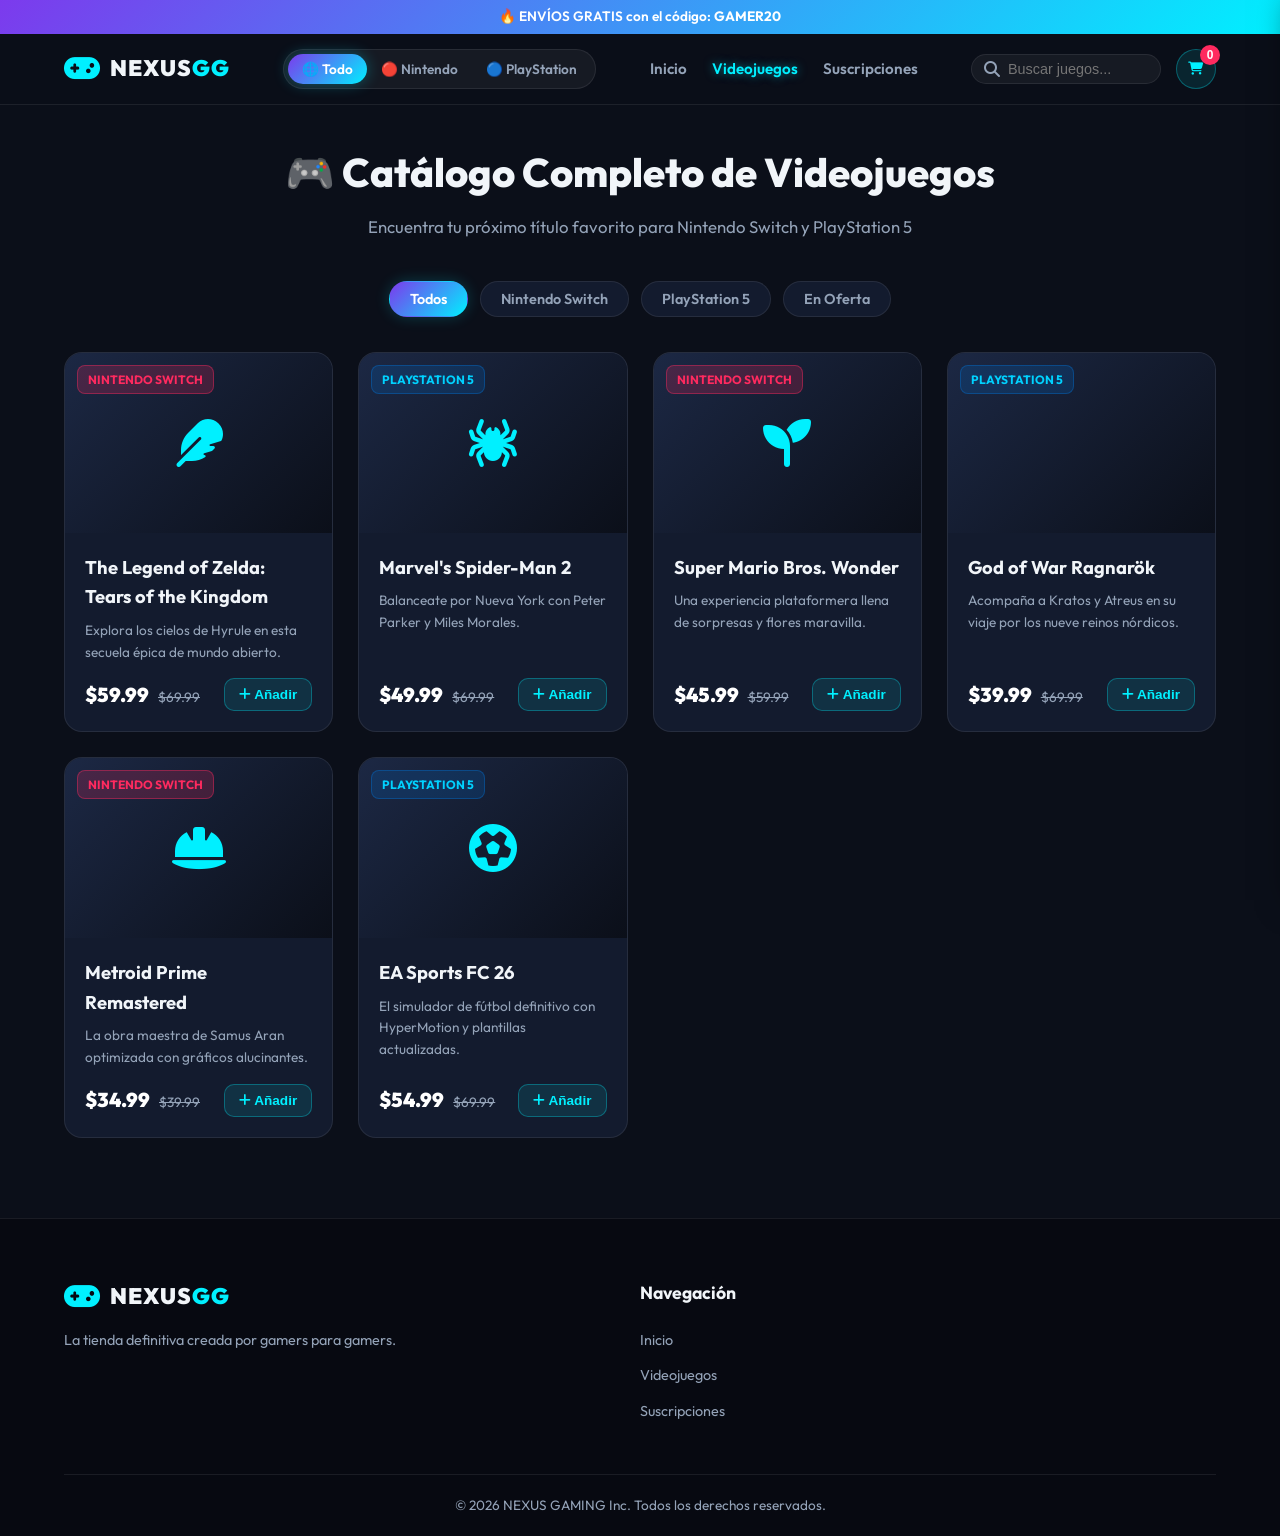
<file: juegos.html>
<!DOCTYPE html>
<html lang="es">

<head>
    <meta charset="UTF-8">
    <meta name="viewport" content="width=device-width, initial-scale=1.0">
    <title>Videojuegos | NEXUS GAMING</title>
    <link rel="stylesheet" href="styles.css">
    <link href="https://fonts.googleapis.com/css2?family=Outfit:wght@400;600;700;900&display=swap" rel="stylesheet">
    <link rel="stylesheet" href="https://cdnjs.cloudflare.com/ajax/libs/font-awesome/6.4.0/css/all.min.css">
</head>

<body data-theme="all">

    <!-- HEADER & NAVBAR -->
    <header class="header">
        <div class="top-announcement">
            <span>🔥 ENVÍOS GRATIS con el código: <strong>GAMER20</strong></span>
        </div>
        <nav class="navbar">
            <div class="logo" onclick="window.location.href='index.html'">
                <i class="fa-solid fa-gamepad logo-icon"></i>
                <span class="logo-text">NEXUS<span>GG</span></span>
            </div>

            <div class="platform-switcher">
                <button class="switch-btn active" data-platform="all">🌐 Todo</button>
                <button class="switch-btn" data-platform="nintendo">🔴 Nintendo</button>
                <button class="switch-btn" data-platform="playstation">🔵 PlayStation</button>
            </div>

            <!-- Menú apuntando correctamente a los archivos -->
            <ul class="nav-links">
                <li><a href="index.html">Inicio</a></li>
                <li><a href="juegos.html" class="active">Videojuegos</a></li>
                <li><a href="suscripciones.html">Suscripciones</a></li>
            </ul>

            <div class="nav-actions">
                <div class="search-box">
                    <i class="fa-solid fa-magnifying-glass"></i>
                    <input type="text" id="search-input" placeholder="Buscar juegos...">
                </div>
                <button class="cart-trigger" id="cart-btn">
                    <i class="fa-solid fa-cart-shopping"></i>
                    <span class="cart-badge" id="cart-count">0</span>
                </button>
            </div>
        </nav>
    </header>

    <main>
        <section class="section" style="padding-top: 140px;">
            <div class="section-header">
                <h2>🎮 Catálogo Completo de Videojuegos</h2>
                <p>Encuentra tu próximo título favorito para Nintendo Switch y PlayStation 5</p>
            </div>

            <!-- Filtros de categoría -->
            <div class="filter-pills" id="filter-pills">
                <button class="pill active" data-filter="all">Todos</button>
                <button class="pill" data-filter="nintendo">Nintendo Switch</button>
                <button class="pill" data-filter="playstation">PlayStation 5</button>
                <button class="pill" data-filter="offer">En Oferta</button>
            </div>

            <!-- Grid de Productos -->
            <div class="product-grid" id="product-grid">
                <!-- Inyectado por app.js -->
            </div>
        </section>
    </main>

    <!-- FOOTER -->
    <footer class="footer">
        <div class="footer-container">
            <div class="footer-col">
                <div class="logo">
                    <i class="fa-solid fa-gamepad logo-icon"></i>
                    <span class="logo-text">NEXUS<span>GG</span></span>
                </div>
                <p>La tienda definitiva creada por gamers para gamers.</p>
            </div>
            <div class="footer-col">
                <h3>Navegación</h3>
                <ul>
                    <li><a href="index.html">Inicio</a></li>
                    <li><a href="juegos.html">Videojuegos</a></li>
                    <li><a href="suscripciones.html">Suscripciones</a></li>
                </ul>
            </div>
        </div>
        <div class="footer-bottom">
            <p>&copy; 2026 NEXUS GAMING Inc. Todos los derechos reservados.</p>
        </div>
    </footer>

    <!-- CARRITO LATERAL -->
    <div class="cart-sidebar" id="cart-sidebar">
        <div class="cart-header">
            <h3><i class="fa-solid fa-cart-shopping"></i> Tu Carrito (<span id="cart-count-sidebar">0</span>)</h3>
            <button class="close-cart" id="close-cart-btn"><i class="fa-solid fa-xmark"></i></button>
        </div>
        <div class="cart-items" id="cart-items-container">
            <p class="empty-cart-msg">Tu carrito está vacío 😢</p>
        </div>
        <div class="cart-footer">
            <div class="coupon-section">
                <input type="text" id="coupon-input" placeholder="Cupón (ej. GAMER20)">
                <button id="apply-coupon-btn">Aplicar</button>
            </div>
            <div class="cart-total-row">
                <span>Total:</span>
                <span id="cart-total-price">$0.00</span>
            </div>
            <button class="checkout-btn" id="checkout-btn">Proceder al Pago</button>
        </div>
    </div>
    <div class="overlay" id="overlay"></div>

    <script src="app.js"></script>
</body>

</html>
</file>
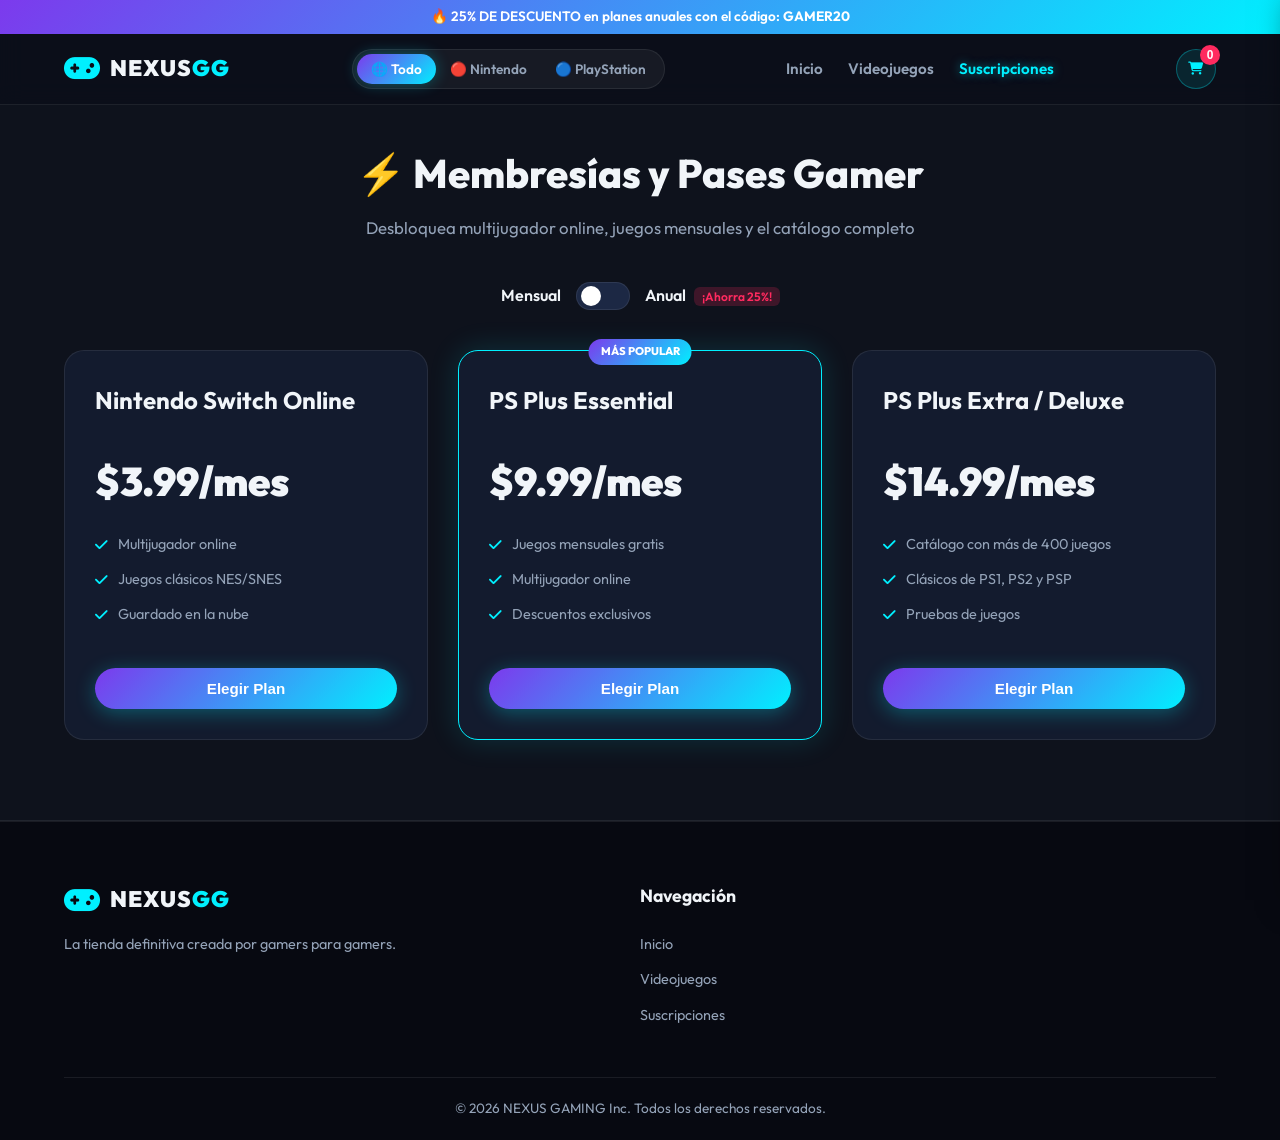
<file: suscripciones.html>
<!DOCTYPE html>
<html lang="es">

<head>
    <meta charset="UTF-8">
    <meta name="viewport" content="width=device-width, initial-scale=1.0">
    <title>Suscripciones | NEXUS GAMING</title>
    <link rel="stylesheet" href="styles.css">
    <link href="https://fonts.googleapis.com/css2?family=Outfit:wght@400;600;700;900&display=swap" rel="stylesheet">
    <link rel="stylesheet" href="https://cdnjs.cloudflare.com/ajax/libs/font-awesome/6.4.0/css/all.min.css">
</head>

<body data-theme="all">

    <!-- HEADER & NAVBAR -->
    <header class="header">
        <div class="top-announcement">
            <span>🔥 25% DE DESCUENTO en planes anuales con el código: <strong>GAMER20</strong></span>
        </div>
        <nav class="navbar">
            <div class="logo" onclick="window.location.href='index.html'">
                <i class="fa-solid fa-gamepad logo-icon"></i>
                <span class="logo-text">NEXUS<span>GG</span></span>
            </div>

            <div class="platform-switcher">
                <button class="switch-btn active" data-platform="all">🌐 Todo</button>
                <button class="switch-btn" data-platform="nintendo">🔴 Nintendo</button>
                <button class="switch-btn" data-platform="playstation">🔵 PlayStation</button>
            </div>

            <!-- Menú apuntando correctamente a los archivos -->
            <ul class="nav-links">
                <li><a href="index.html">Inicio</a></li>
                <li><a href="juegos.html">Videojuegos</a></li>
                <li><a href="suscripciones.html" class="active">Suscripciones</a></li>
            </ul>

            <div class="nav-actions">
                <button class="cart-trigger" id="cart-btn">
                    <i class="fa-solid fa-cart-shopping"></i>
                    <span class="cart-badge" id="cart-count">0</span>
                </button>
            </div>
        </nav>
    </header>

    <main>
        <section class="section alt-bg" style="padding-top: 140px;">
            <div class="section-header">
                <h2>⚡ Membresías y Pases Gamer</h2>
                <p>Desbloquea multijugador online, juegos mensuales y el catálogo completo</p>
            </div>

            <!-- Toggle de facturación mensual/anual -->
            <div class="billing-toggle-container">
                <span>Mensual</span>
                <label class="switch-toggle">
                    <input type="checkbox" id="billing-toggle">
                    <span class="slider-round"></span>
                </label>
                <span>Anual <span class="discount-badge">¡Ahorra 25%!</span></span>
            </div>

            <!-- Tarjetas de Planes -->
            <div class="pricing-grid" id="pricing-grid">
                <!-- Inyectado por app.js -->
            </div>
        </section>
    </main>

    <!-- FOOTER -->
    <footer class="footer">
        <div class="footer-container">
            <div class="footer-col">
                <div class="logo">
                    <i class="fa-solid fa-gamepad logo-icon"></i>
                    <span class="logo-text">NEXUS<span>GG</span></span>
                </div>
                <p>La tienda definitiva creada por gamers para gamers.</p>
            </div>
            <div class="footer-col">
                <h3>Navegación</h3>
                <ul>
                    <li><a href="index.html">Inicio</a></li>
                    <li><a href="juegos.html">Videojuegos</a></li>
                    <li><a href="suscripciones.html">Suscripciones</a></li>
                </ul>
            </div>
        </div>
        <div class="footer-bottom">
            <p>&copy; 2026 NEXUS GAMING Inc. Todos los derechos reservados.</p>
        </div>
    </footer>

    <!-- CARRITO LATERAL -->
    <div class="cart-sidebar" id="cart-sidebar">
        <div class="cart-header">
            <h3><i class="fa-solid fa-cart-shopping"></i> Tu Carrito (<span id="cart-count-sidebar">0</span>)</h3>
            <button class="close-cart" id="close-cart-btn"><i class="fa-solid fa-xmark"></i></button>
        </div>
        <div class="cart-items" id="cart-items-container">
            <p class="empty-cart-msg">Tu carrito está vacío 😢</p>
        </div>
        <div class="cart-footer">
            <div class="coupon-section">
                <input type="text" id="coupon-input" placeholder="Cupón (ej. GAMER20)">
                <button id="apply-coupon-btn">Aplicar</button>
            </div>
            <div class="cart-total-row">
                <span>Total:</span>
                <span id="cart-total-price">$0.00</span>
            </div>
            <button class="checkout-btn" id="checkout-btn">Proceder al Pago</button>
        </div>
    </div>
    <div class="overlay" id="overlay"></div>

    <script src="app.js"></script>
</body>

</html>
</file>
<file: styles.css>
:root {
    --bg-primary: #0b0f19;
    --bg-card: #131b2e;
    --bg-card-hover: #1c2844;
    --text-main: #f1f5f9;
    --text-muted: #94a3b8;
    --accent-nintendo: #ff2a5f;
    --accent-playstation: #0070d1;
    --accent-glow: rgba(0, 240, 255, 0.4);
    --border-color: rgba(255, 255, 255, 0.08);
    --font-main: 'Outfit', sans-serif;
    --transition: all 0.3s cubic-bezier(0.4, 0, 0.2, 1);
}

[data-theme="nintendo"] {
    --accent-primary: var(--accent-nintendo);
    --accent-gradient: linear-gradient(135deg, #ff2a5f 0%, #ff7648 100%);
}

[data-theme="playstation"] {
    --accent-primary: var(--accent-playstation);
    --accent-gradient: linear-gradient(135deg, #0070d1 0%, #00d2ff 100%);
}

[data-theme="all"] {
    --accent-primary: #7c3aed;
    --accent-gradient: linear-gradient(135deg, #7c3aed 0%, #00f0ff 100%);
}

* {
    margin: 0;
    padding: 0;
    box-sizing: border-box;
}

html {
    scroll-behavior: smooth;
}

body {
    font-family: var(--font-main);
    background-color: var(--bg-primary);
    color: var(--text-main);
    overflow-x: hidden;
    line-height: 1.6;
}

/* HEADER & NAVBAR */
.header {
    position: fixed;
    top: 0;
    left: 0;
    width: 100%;
    z-index: 1000;
    background: rgba(11, 15, 25, 0.85);
    backdrop-filter: blur(12px);
    border-bottom: 1px solid var(--border-color);
}

.top-announcement {
    background: var(--accent-gradient);
    color: white;
    text-align: center;
    font-size: 0.85rem;
    font-weight: 600;
    padding: 6px 15px;
}

.navbar {
    display: flex;
    align-items: center;
    justify-content: space-between;
    padding: 15px 5%;
    max-width: 1400px;
    margin: 0 auto;
}

.logo {
    display: flex;
    align-items: center;
    gap: 10px;
    cursor: pointer;
}

.logo-icon {
    font-size: 1.8rem;
    color: #00f0ff;
}

.logo-text {
    font-size: 1.4rem;
    font-weight: 900;
    letter-spacing: 1px;
}

.logo-text span {
    color: #00f0ff;
}

/* Platform Switcher */
.platform-switcher {
    display: flex;
    background: rgba(255, 255, 255, 0.05);
    padding: 4px;
    border-radius: 30px;
    border: 1px solid var(--border-color);
}

.switch-btn {
    background: transparent;
    border: none;
    color: var(--text-muted);
    padding: 6px 14px;
    font-size: 0.85rem;
    font-weight: 600;
    border-radius: 20px;
    cursor: pointer;
    transition: var(--transition);
    font-family: var(--font-main);
}

.switch-btn.active {
    background: var(--accent-gradient);
    color: white;
    box-shadow: 0 0 15px rgba(0, 240, 255, 0.3);
}

.nav-links {
    display: flex;
    gap: 25px;
    list-style: none;
}

.nav-links a {
    color: var(--text-muted);
    text-decoration: none;
    font-weight: 600;
    font-size: 0.95rem;
    transition: var(--transition);
}

.nav-links a:hover,
.nav-links a.active {
    color: #00f0ff;
    text-shadow: 0 0 10px rgba(0, 240, 255, 0.5);
}

.nav-actions {
    display: flex;
    align-items: center;
    gap: 15px;
}

.search-box {
    display: flex;
    align-items: center;
    background: rgba(255, 255, 255, 0.05);
    border: 1px solid var(--border-color);
    padding: 6px 12px;
    border-radius: 20px;
    gap: 8px;
}

.search-box input {
    background: transparent;
    border: none;
    color: white;
    outline: none;
    font-size: 0.9rem;
    width: 140px;
}

.search-box i {
    color: var(--text-muted);
}

.cart-trigger {
    background: rgba(0, 240, 255, 0.1);
    border: 1px solid rgba(0, 240, 255, 0.3);
    color: #00f0ff;
    width: 40px;
    height: 40px;
    border-radius: 50%;
    display: flex;
    align-items: center;
    justify-content: center;
    cursor: pointer;
    position: relative;
    transition: var(--transition);
}

.cart-trigger:hover {
    background: #00f0ff;
    color: #0b0f19;
    box-shadow: 0 0 15px #00f0ff;
}

.cart-badge {
    position: absolute;
    top: -5px;
    right: -5px;
    background: #ff2a5f;
    color: white;
    font-size: 0.75rem;
    font-weight: 700;
    width: 20px;
    height: 20px;
    border-radius: 50%;
    display: flex;
    align-items: center;
    justify-content: center;
}

.mobile-menu-btn {
    display: none;
    background: none;
    border: none;
    color: white;
    font-size: 1.5rem;
    cursor: pointer;
}

/* HERO SECTION */
.hero-section {
    padding: 140px 5% 80px;
    max-width: 1400px;
    margin: 0 auto;
    display: grid;
    grid-template-columns: 1.2fr 1fr;
    gap: 40px;
    align-items: center;
    min-height: 90vh;
}

.hero-badge {
    display: inline-block;
    background: rgba(0, 240, 255, 0.1);
    color: #00f0ff;
    padding: 6px 16px;
    border-radius: 20px;
    font-size: 0.9rem;
    font-weight: 600;
    margin-bottom: 20px;
    border: 1px solid rgba(0, 240, 255, 0.2);
}

.hero-content h1 {
    font-size: 3.5rem;
    font-weight: 900;
    line-height: 1.1;
    margin-bottom: 20px;
}

.highlight {
    background: var(--accent-gradient);
    -webkit-background-clip: text;
    -webkit-text-fill-color: transparent;
}

.hero-content p {
    color: var(--text-muted);
    font-size: 1.1rem;
    margin-bottom: 30px;
}

.hero-buttons {
    display: flex;
    gap: 15px;
}

.btn-primary,
.btn-secondary {
    padding: 12px 28px;
    border-radius: 30px;
    font-weight: 700;
    text-decoration: none;
    transition: var(--transition);
    cursor: pointer;
    font-size: 0.95rem;
}

.btn-primary {
    background: var(--accent-gradient);
    color: white;
    border: none;
    box-shadow: 0 4px 20px rgba(0, 240, 255, 0.3);
}

.btn-primary:hover {
    transform: translateY(-2px);
    box-shadow: 0 6px 25px rgba(0, 240, 255, 0.5);
}

.btn-secondary {
    background: rgba(255, 255, 255, 0.05);
    color: white;
    border: 1px solid var(--border-color);
}

.btn-secondary:hover {
    background: rgba(255, 255, 255, 0.1);
    border-color: rgba(255, 255, 255, 0.3);
}

.hero-banner-card {
    position: relative;
    background: var(--bg-card);
    border-radius: 24px;
    padding: 20px;
    border: 1px solid var(--border-color);
    box-shadow: 0 20px 40px rgba(0, 0, 0, 0.4);
    overflow: hidden;
}

.floating-badge {
    position: absolute;
    top: 25px;
    right: 25px;
    background: #ff2a5f;
    color: white;
    padding: 6px 14px;
    border-radius: 12px;
    font-size: 0.8rem;
    font-weight: 700;
    z-index: 2;
}

.banner-img-container {
    height: 350px;
    border-radius: 16px;
    display: flex;
    align-items: center;
    justify-content: center;
    text-align: center;
    background-image: -webkit-image-set(url(../Pictures/sony-non-teme-switch-2-strategia-playstation-5-differente-v6-807269-1064234098.jpg));
    position: relative;
}

.game-cover-art i {
    font-size: 4rem;
    color: #00f0ff;
    margin-bottom: 15px;
}

.game-cover-art h3 {
    font-size: 1.8rem;
    margin-bottom: 8px;
}

.game-cover-art p {
    color: var(--text-muted);
}

/* SECTIONS & CAROUSELS */
.section {
    padding: 80px 5%;
    max-width: 1400px;
    margin: 0 auto;
}

.section.alt-bg {
    background: rgba(255, 255, 255, 0.01);
    border-top: 1px solid var(--border-color);
    border-bottom: 1px solid var(--border-color);
}

.section-header {
    text-align: center;
    margin-bottom: 40px;
}

.section-header h2 {
    font-size: 2.5rem;
    font-weight: 800;
    margin-bottom: 10px;
}

.section-header p {
    color: var(--text-muted);
    font-size: 1.05rem;
}

/* Carrusel Component */
.carousel-container {
    position: relative;
    display: flex;
    align-items: center;
    margin-bottom: 50px;
}

.carousel-track-wrapper {
    overflow: hidden;
    width: 100%;
    padding: 10px 0;
}

.carousel-track {
    display: flex;
    gap: 20px;
    transition: transform 0.4s ease;
}

.carousel-control {
    background: var(--bg-card);
    border: 1px solid var(--border-color);
    color: white;
    width: 45px;
    height: 45px;
    border-radius: 50%;
    display: flex;
    align-items: center;
    justify-content: center;
    cursor: pointer;
    position: absolute;
    z-index: 10;
    transition: var(--transition);
}

.carousel-control:hover {
    background: var(--accent-primary);
    box-shadow: 0 0 15px var(--accent-primary);
}

.carousel-control.prev {
    left: -20px;
}

.carousel-control.next {
    right: -20px;
}

/* Filter Pills */
.filter-pills {
    display: flex;
    justify-content: center;
    gap: 12px;
    margin-bottom: 35px;
    flex-wrap: wrap;
}

.pill {
    background: var(--bg-card);
    border: 1px solid var(--border-color);
    color: var(--text-muted);
    padding: 8px 20px;
    border-radius: 20px;
    cursor: pointer;
    font-weight: 600;
    font-size: 0.9rem;
    transition: var(--transition);
    font-family: var(--font-main);
}

.pill.active,
.pill:hover {
    background: var(--accent-gradient);
    color: white;
    border-color: transparent;
    box-shadow: 0 0 15px rgba(0, 240, 255, 0.2);
}

/* Product Grid & Cards */
.product-grid {
    display: grid;
    grid-template-columns: repeat(auto-fill, minmax(260px, 1fr));
    gap: 25px;
}

.product-card {
    background: var(--bg-card);
    border-radius: 18px;
    overflow: hidden;
    border: 1px solid var(--border-color);
    transition: var(--transition);
    display: flex;
    flex-direction: column;
}

.product-card:hover {
    transform: translateY(-8px);
    border-color: rgba(0, 240, 255, 0.3);
    box-shadow: 0 15px 30px rgba(0, 0, 0, 0.5);
}

.product-thumb {
    height: 180px;
    background: linear-gradient(135deg, #1c2844 0%, #0b0f19 100%);
    display: flex;
    align-items: center;
    justify-content: center;
    position: relative;
    font-size: 3rem;
    color: #00f0ff;
}

.product-tag {
    position: absolute;
    top: 12px;
    left: 12px;
    padding: 4px 10px;
    border-radius: 8px;
    font-size: 0.75rem;
    font-weight: 700;
    text-transform: uppercase;
}

.tag-nintendo {
    background: rgba(255, 42, 95, 0.2);
    color: #ff2a5f;
    border: 1px solid rgba(255, 42, 95, 0.4);
}

.tag-playstation {
    background: rgba(0, 112, 209, 0.2);
    color: #00d2ff;
    border: 1px solid rgba(0, 112, 209, 0.4);
}

.product-info {
    padding: 20px;
    display: flex;
    flex-direction: column;
    flex-grow: 1;
}

.product-info h4 {
    font-size: 1.15rem;
    font-weight: 700;
    margin-bottom: 8px;
}

.product-info p {
    color: var(--text-muted);
    font-size: 0.85rem;
    margin-bottom: 15px;
    flex-grow: 1;
}

.product-footer {
    display: flex;
    align-items: center;
    justify-content: space-between;
    margin-top: auto;
}

.price {
    font-size: 1.25rem;
    font-weight: 900;
    color: white;
}

.old-price {
    font-size: 0.85rem;
    color: var(--text-muted);
    text-decoration: line-through;
    margin-left: 6px;
}

.add-cart-btn {
    background: rgba(0, 240, 255, 0.1);
    border: 1px solid rgba(0, 240, 255, 0.3);
    color: #00f0ff;
    padding: 8px 14px;
    border-radius: 10px;
    cursor: pointer;
    font-weight: 700;
    font-size: 0.85rem;
    transition: var(--transition);
}

.add-cart-btn:hover {
    background: #00f0ff;
    color: #0b0f19;
}

/* SUSCRIPCIONES PRICING */
.billing-toggle-container {
    display: flex;
    align-items: center;
    justify-content: center;
    gap: 15px;
    margin-bottom: 40px;
    font-weight: 600;
}

.switch-toggle {
    position: relative;
    display: inline-block;
    width: 54px;
    height: 28px;
}

.switch-toggle input {
    opacity: 0;
    width: 0;
    height: 0;
}

.slider-round {
    position: absolute;
    cursor: pointer;
    top: 0;
    left: 0;
    right: 0;
    bottom: 0;
    background-color: #1c2844;
    transition: 0.3s;
    border-radius: 34px;
    border: 1px solid var(--border-color);
}

.slider-round:before {
    position: absolute;
    content: "";
    height: 20px;
    width: 20px;
    left: 4px;
    bottom: 3px;
    background-color: white;
    transition: 0.3s;
    border-radius: 50%;
}

input:checked+.slider-round {
    background-color: #00f0ff;
}

input:checked+.slider-round:before {
    transform: translateX(26px);
    background-color: #0b0f19;
}

.discount-badge {
    background: rgba(255, 42, 95, 0.2);
    color: #ff2a5f;
    padding: 2px 8px;
    border-radius: 6px;
    font-size: 0.75rem;
    margin-left: 5px;
}

.pricing-grid {
    display: grid;
    grid-template-columns: repeat(auto-fit, minmax(280px, 1fr));
    gap: 30px;
}

.pricing-card {
    background: var(--bg-card);
    border: 1px solid var(--border-color);
    border-radius: 20px;
    padding: 30px;
    display: flex;
    flex-direction: column;
    position: relative;
    transition: var(--transition);
}

.pricing-card.featured {
    border-color: #00f0ff;
    box-shadow: 0 0 30px rgba(0, 240, 255, 0.15);
}

.pricing-card.featured::before {
    content: "MÁS POPULAR";
    position: absolute;
    top: -12px;
    left: 50%;
    transform: translateX(-50%);
    background: var(--accent-gradient);
    color: white;
    font-size: 0.7rem;
    font-weight: 800;
    padding: 4px 12px;
    border-radius: 20px;
}

.pricing-card h3 {
    font-size: 1.5rem;
    margin-bottom: 10px;
}

.pricing-card .price-tag {
    font-size: 2.5rem;
    font-weight: 900;
    margin: 20px 0;
}

.pricing-card ul {
    list-style: none;
    margin-bottom: 30px;
    flex-grow: 1;
}

.pricing-card ul li {
    margin-bottom: 12px;
    font-size: 0.9rem;
    color: var(--text-muted);
    display: flex;
    align-items: center;
    gap: 10px;
}

.pricing-card ul li i {
    color: #00f0ff;
}

/* BANNER PROMO */
.banner-promo {
    background: linear-gradient(135deg, #131b2e 0%, #1c133a 100%);
    border-radius: 24px;
    border: 1px solid rgba(0, 240, 255, 0.2);
    text-align: center;
    padding: 60px 20px;
    margin: 60px auto;
}

.banner-promo .tag {
    background: rgba(255, 42, 95, 0.2);
    color: #ff2a5f;
    padding: 6px 14px;
    border-radius: 20px;
    font-size: 0.85rem;
    font-weight: 700;
}

.banner-promo h2 {
    font-size: 2.8rem;
    margin: 15px 0;
}

.banner-promo p {
    color: var(--text-muted);
    max-width: 600px;
    margin: 0 auto 30px;
}

/* FOOTER */
.footer {
    background: #070911;
    border-top: 1px solid var(--border-color);
    padding: 60px 5% 20px;
}

.footer-container {
    max-width: 1400px;
    margin: 0 auto;
    display: grid;
    grid-template-columns: 2fr 1fr 1fr;
    gap: 40px;
    margin-bottom: 40px;
}

.footer-col p {
    color: var(--text-muted);
    font-size: 0.9rem;
    margin: 15px 0;
}

.social-icons {
    display: flex;
    gap: 15px;
}

.social-icons a {
    color: var(--text-muted);
    background: var(--bg-card);
    width: 38px;
    height: 38px;
    border-radius: 50%;
    display: flex;
    align-items: center;
    justify-content: center;
    transition: var(--transition);
    text-decoration: none;
    border: 1px solid var(--border-color);
}

.social-icons a:hover {
    background: #00f0ff;
    color: #0b0f19;
    box-shadow: 0 0 10px #00f0ff;
}

.footer-col h3 {
    font-size: 1.1rem;
    margin-bottom: 20px;
}

.footer-col ul {
    list-style: none;
}

.footer-col ul li {
    margin-bottom: 10px;
}

.footer-col ul li a {
    color: var(--text-muted);
    text-decoration: none;
    font-size: 0.9rem;
    transition: var(--transition);
}

.footer-col ul li a:hover {
    color: #00f0ff;
}

.footer-bottom {
    text-align: center;
    padding-top: 20px;
    border-top: 1px solid var(--border-color);
    color: var(--text-muted);
    font-size: 0.85rem;
}

/* CART SIDEBAR */
.cart-sidebar {
    position: fixed;
    top: 0;
    right: -420px;
    width: 400px;
    height: 100%;
    background: var(--bg-card);
    box-shadow: -10px 0 30px rgba(0, 0, 0, 0.5);
    z-index: 2000;
    transition: right 0.4s cubic-bezier(0.4, 0, 0.2, 1);
    display: flex;
    flex-direction: column;
    border-left: 1px solid var(--border-color);
}

.cart-sidebar.open {
    right: 0;
}

.cart-header {
    padding: 20px;
    border-bottom: 1px solid var(--border-color);
    display: flex;
    align-items: center;
    justify-content: space-between;
}

.close-cart,
.close-modal {
    background: none;
    border: none;
    color: var(--text-muted);
    font-size: 1.5rem;
    cursor: pointer;
    transition: var(--transition);
}

.close-cart:hover,
.close-modal:hover {
    color: white;
}

.cart-items {
    padding: 20px;
    flex-grow: 1;
    overflow-y: auto;
}

.empty-cart-msg {
    text-align: center;
    color: var(--text-muted);
    margin-top: 50px;
}

.cart-item-card {
    display: flex;
    align-items: center;
    gap: 15px;
    background: rgba(255, 255, 255, 0.02);
    padding: 12px;
    border-radius: 12px;
    margin-bottom: 12px;
    border: 1px solid var(--border-color);
}

.cart-item-info h5 {
    font-size: 0.95rem;
}

.cart-item-info p {
    font-size: 0.85rem;
    color: #00f0ff;
    font-weight: 700;
}

.remove-item-btn {
    margin-left: auto;
    background: none;
    border: none;
    color: #ff2a5f;
    cursor: pointer;
}

.cart-footer {
    padding: 20px;
    border-top: 1px solid var(--border-color);
    background: rgba(11, 15, 25, 0.5);
}

.coupon-section {
    display: flex;
    gap: 10px;
    margin-bottom: 15px;
}

.coupon-section input {
    flex-grow: 1;
    background: rgba(255, 255, 255, 0.05);
    border: 1px solid var(--border-color);
    padding: 8px 12px;
    border-radius: 8px;
    color: white;
    outline: none;
}

.coupon-section button {
    background: rgba(0, 240, 255, 0.1);
    border: 1px solid rgba(0, 240, 255, 0.3);
    color: #00f0ff;
    padding: 8px 14px;
    border-radius: 8px;
    cursor: pointer;
    font-weight: 600;
}

.cart-total-row {
    display: flex;
    justify-content: space-between;
    font-size: 1.2rem;
    font-weight: 800;
    margin-bottom: 15px;
}

.checkout-btn {
    width: 100%;
    background: var(--accent-gradient);
    color: white;
    border: none;
    padding: 12px;
    border-radius: 12px;
    font-weight: 700;
    cursor: pointer;
    font-size: 1rem;
}

.overlay {
    position: fixed;
    top: 0;
    left: 0;
    width: 100%;
    height: 100%;
    background: rgba(0, 0, 0, 0.7);
    backdrop-filter: blur(5px);
    z-index: 1500;
    opacity: 0;
    visibility: hidden;
    transition: var(--transition);
}

.overlay.active {
    opacity: 1;
    visibility: visible;
}

/* MODAL */
.modal {
    position: fixed;
    top: 0;
    left: 0;
    width: 100%;
    height: 100%;
    z-index: 3000;
    display: flex;
    align-items: center;
    justify-content: center;
    opacity: 0;
    visibility: hidden;
    transition: var(--transition);
}

.modal.open {
    opacity: 1;
    visibility: visible;
}

.modal-content {
    background: var(--bg-card);
    border: 1px solid var(--border-color);
    width: 90%;
    max-width: 600px;
    border-radius: 20px;
    padding: 30px;
    position: relative;
    box-shadow: 0 20px 50px rgba(0, 0, 0, 0.6);
}

.close-modal {
    position: absolute;
    top: 20px;
    right: 20px;
}

/* RESPONSIVE MEDIA QUERIES */
@media (max-width: 968px) {
    .hero-section {
        grid-template-columns: 1fr;
        text-align: center;
        padding-top: 120px;
    }

    .hero-buttons {
        justify-content: center;
    }

    .nav-links,
    .search-box {
        display: none;
    }

    .mobile-menu-btn {
        display: block;
    }

    .footer-container {
        grid-template-columns: 1fr;
        gap: 30px;
    }

    .hero-content h1 {
        font-size: 2.8rem;
    }
}
</file>
